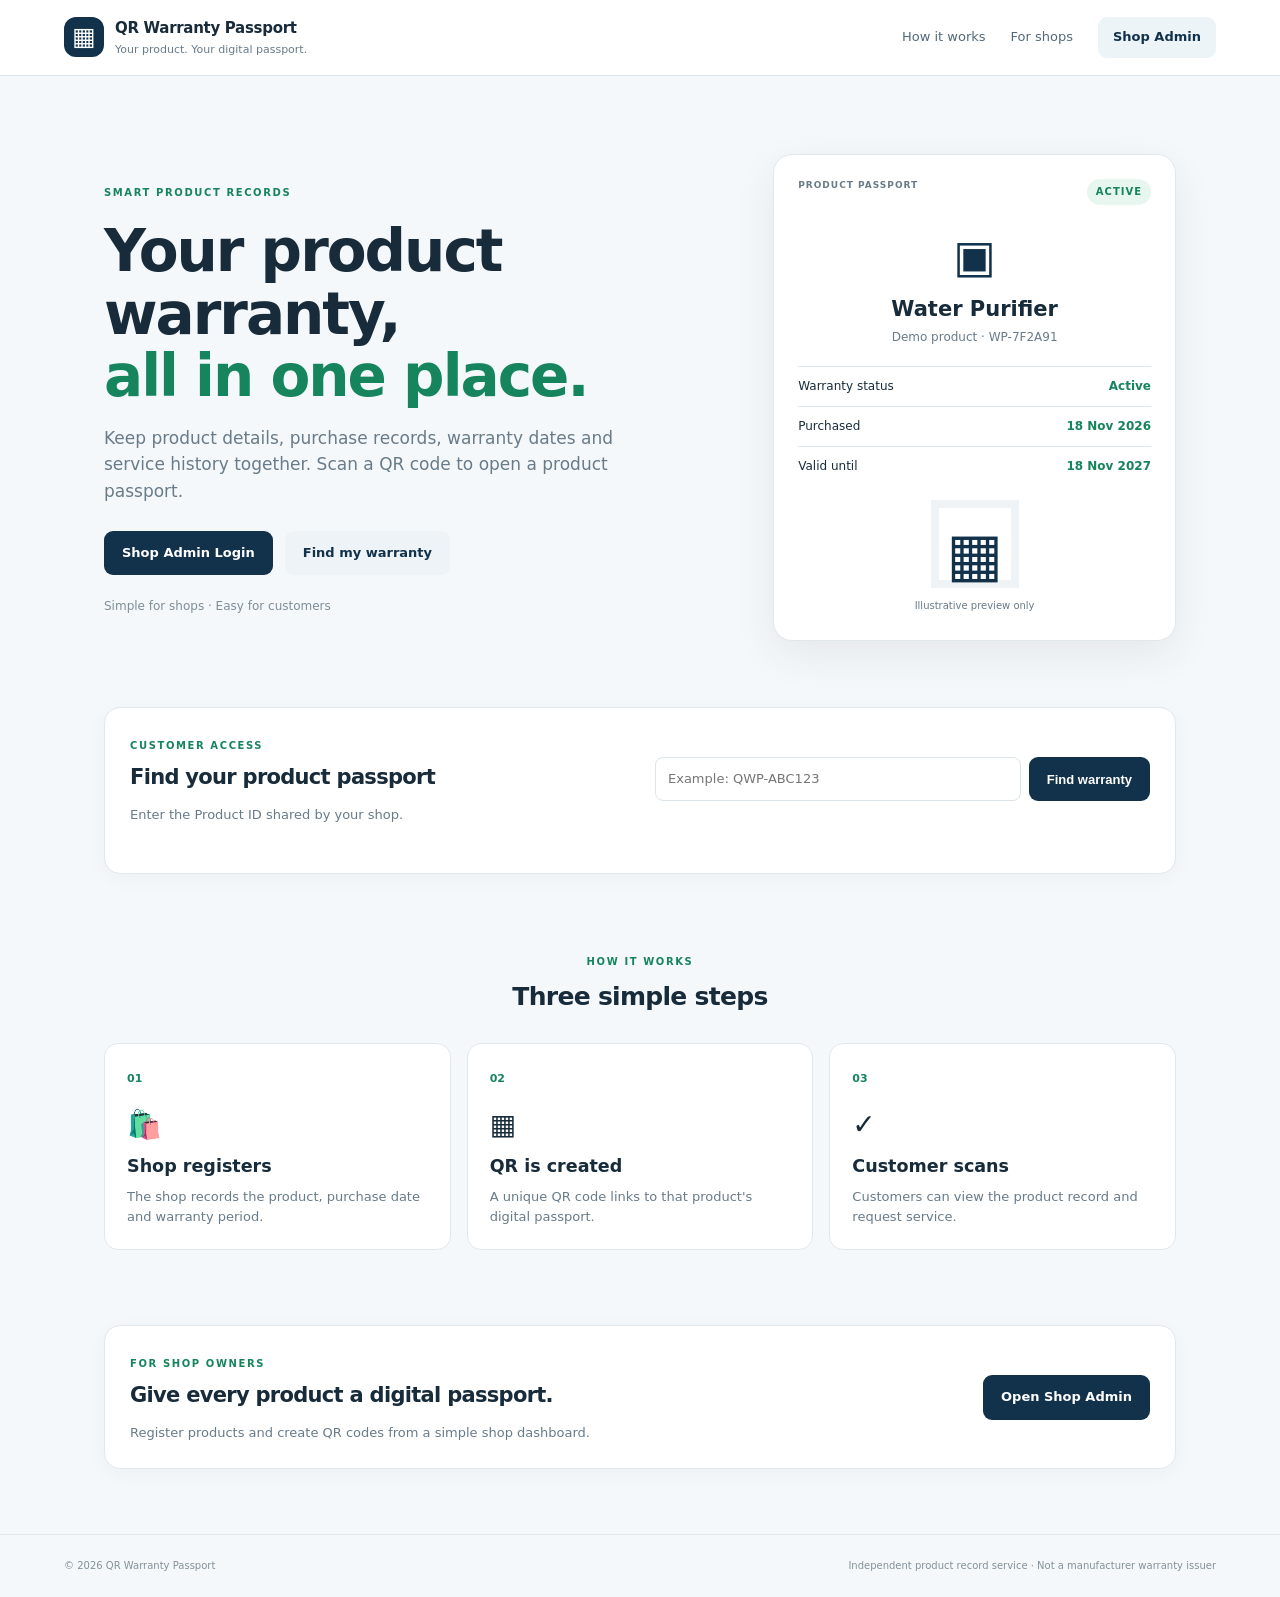
<file: index.html>
<!doctype html>
<html lang="en">
<head>
  <meta charset="utf-8"><meta name="viewport" content="width=device-width, initial-scale=1">
  <meta name="theme-color" content="#12314b">
  <title>QR Warranty Passport</title>
  <link rel="stylesheet" href="styles.css">
</head>
<body>
<header class="topbar">
  <a class="brand" href="index.html"><span class="brand-icon">▦</span><span>QR Warranty Passport<small>Your product. Your digital passport.</small></span></a>
  <nav><a href="#how">How it works</a><a href="#shops">For shops</a><a class="nav-cta" href="admin.html">Shop Admin</a></nav>
</header>
<main>
  <section class="hero">
    <div class="hero-copy">
      <span class="eyebrow">SMART PRODUCT RECORDS</span>
      <h1>Your product warranty,<br><em>all in one place.</em></h1>
      <p>Keep product details, purchase records, warranty dates and service history together. Scan a QR code to open a product passport.</p>
      <div class="hero-actions"><a class="button primary" href="admin.html">Shop Admin Login</a><a class="button secondary" href="#lookup">Find my warranty</a></div>
      <div class="trust-note">Simple for shops · Easy for customers</div>
    </div>
    <div class="hero-card">
      <div class="mock-head"><span>PRODUCT PASSPORT</span><span class="status">ACTIVE</span></div>
      <div class="product-symbol">▣</div><h3>Water Purifier</h3><p class="muted">Demo product · WP-7F2A91</p>
      <div class="warranty-line"><span>Warranty status</span><strong>Active</strong></div>
      <div class="warranty-line"><span>Purchased</span><strong>18 Nov 2026</strong></div>
      <div class="warranty-line"><span>Valid until</span><strong>18 Nov 2027</strong></div>
      <div class="fake-qr" aria-label="Decorative QR illustration"><span>▦</span></div>
      <small class="muted">Illustrative preview only</small>
    </div>
  </section>

  <section class="lookup panel" id="lookup">
    <div><span class="eyebrow">CUSTOMER ACCESS</span><h2>Find your product passport</h2><p class="muted">Enter the Product ID shared by your shop.</p></div>
    <form id="lookupForm" class="lookup-form"><input id="lookupId" placeholder="Example: QWP-ABC123" aria-label="Product ID" required><button class="button primary">Find warranty</button></form>
    <div id="lookupMessage" class="message" role="status"></div>
  </section>

  <section class="section" id="how"><div class="section-heading"><span class="eyebrow">HOW IT WORKS</span><h2>Three simple steps</h2></div>
    <div class="steps">
      <article class="step"><span class="step-no">01</span><div class="step-icon">🛍️</div><h3>Shop registers</h3><p>The shop records the product, purchase date and warranty period.</p></article>
      <article class="step"><span class="step-no">02</span><div class="step-icon">▦</div><h3>QR is created</h3><p>A unique QR code links to that product's digital passport.</p></article>
      <article class="step"><span class="step-no">03</span><div class="step-icon">✓</div><h3>Customer scans</h3><p>Customers can view the product record and request service.</p></article>
    </div>
  </section>

  <section class="shop-cta panel" id="shops"><div><span class="eyebrow">FOR SHOP OWNERS</span><h2>Give every product a digital passport.</h2><p class="muted">Register products and create QR codes from a simple shop dashboard.</p></div><a class="button primary" href="admin.html">Open Shop Admin</a></section>
</main>
<footer><span>© 2026 QR Warranty Passport</span><span>Independent product record service · Not a manufacturer warranty issuer</span></footer>
<script src="app.js"></script>
</body></html>
</file>
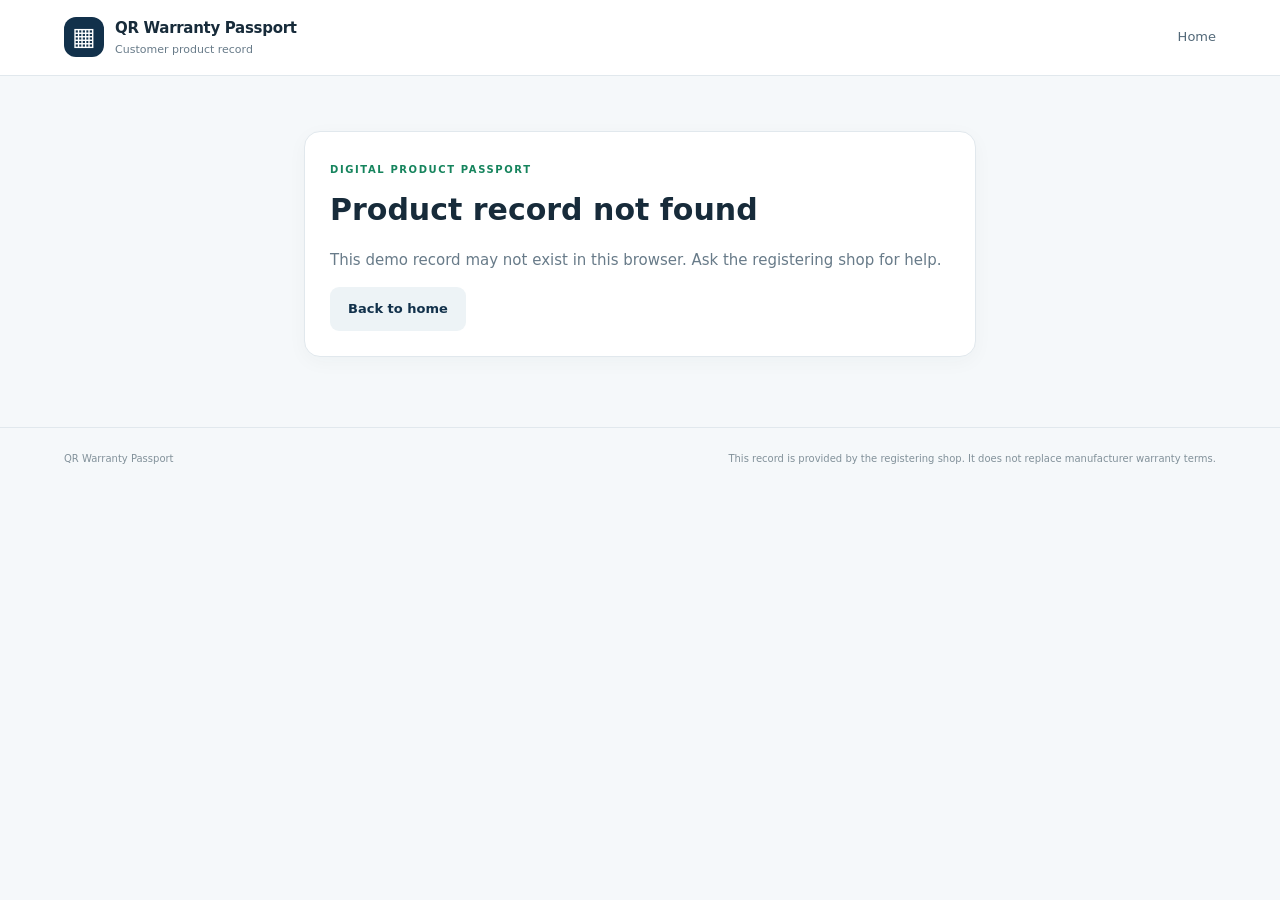
<file: product.html>
<!doctype html>
<html lang="en"><head><meta charset="utf-8"><meta name="viewport" content="width=device-width, initial-scale=1"><title>Product Passport | QR Warranty Passport</title><link rel="stylesheet" href="styles.css"></head>
<body><header class="topbar"><a class="brand" href="index.html"><span class="brand-icon">▦</span><span>QR Warranty Passport<small>Customer product record</small></span></a><nav><a href="index.html">Home</a></nav></header>
<main class="passport-wrap"><div id="passportContent" class="panel passport"><span class="eyebrow">DIGITAL PRODUCT PASSPORT</span><h1>Loading product record…</h1><p class="muted">Please wait.</p></div></main>
<footer><span>QR Warranty Passport</span><span>This record is provided by the registering shop. It does not replace manufacturer warranty terms.</span></footer><script src="app.js"></script><script src="product.js"></script></body></html>
</file>
<file: styles.css>
:root{--navy:#12314b;--navy2:#1d4969;--green:#16845d;--ink:#172b3a;--muted:#687b89;--line:#e1e8ed;--bg:#f5f8fa;--white:#fff;--shadow:0 14px 40px rgba(20,48,68,.08)}
*{box-sizing:border-box}body{margin:0;background:var(--bg);color:var(--ink);font:15px/1.55 Inter,system-ui,-apple-system,Segoe UI,sans-serif}a{color:inherit;text-decoration:none}.topbar{height:76px;padding:0 max(5vw,22px);display:flex;align-items:center;justify-content:space-between;background:#fff;border-bottom:1px solid var(--line)}.brand{display:flex;gap:11px;align-items:center;font-weight:750;letter-spacing:-.3px}.brand small{display:block;font-size:11px;font-weight:450;color:var(--muted);letter-spacing:0}.brand-icon{width:40px;height:40px;border-radius:12px;background:var(--navy);color:#fff;display:grid;place-items:center;font-size:25px}.topbar nav{display:flex;gap:25px;align-items:center;font-size:13px;color:#536979}.nav-cta{background:#edf4f7;padding:10px 15px;border-radius:9px;color:var(--navy);font-weight:700}
main{max-width:1120px;margin:auto;padding:0 24px}.hero{display:grid;grid-template-columns:1.2fr .8fr;gap:65px;align-items:center;padding:78px 0 66px}.eyebrow{font-size:10px;letter-spacing:1.6px;color:var(--green);font-weight:800}.hero h1{font-size:clamp(38px,5vw,58px);line-height:1.08;letter-spacing:-2px;margin:17px 0}.hero h1 em{color:var(--green);font-style:normal}.hero-copy>p{max-width:540px;color:var(--muted);font-size:17px}.hero-actions{display:flex;gap:12px;margin-top:27px;flex-wrap:wrap}.button{border:0;border-radius:9px;padding:12px 18px;font-weight:700;font-size:13px;cursor:pointer;display:inline-flex;justify-content:center;align-items:center}.primary{background:var(--navy);color:#fff}.primary:hover{background:var(--navy2)}.secondary{background:#edf3f6;color:var(--navy)}.trust-note{font-size:12px;color:#7c8e99;margin-top:22px}.hero-card{background:#fff;border:1px solid var(--line);border-radius:19px;padding:24px;box-shadow:var(--shadow);text-align:center}.mock-head{display:flex;justify-content:space-between;font-size:9px;letter-spacing:1px;font-weight:800;color:var(--muted)}.status,.demo-pill{background:#e7f6ef;color:#16845d;padding:5px 9px;border-radius:30px;font-size:10px;font-weight:800}.product-symbol{font-size:45px;color:var(--navy);margin:17px 0 0}.hero-card h3{margin:2px 0;font-size:21px}.muted{color:var(--muted)}.hero-card p{font-size:12px;margin:0 0 20px}.warranty-line{display:flex;justify-content:space-between;border-top:1px solid var(--line);padding:10px 0;font-size:12px}.warranty-line strong{color:var(--green)}.fake-qr{width:88px;height:88px;margin:15px auto 5px;border:8px solid #f0f3f5;display:grid;place-items:center;font-size:60px;color:var(--navy)}.hero-card>small{font-size:10px}.panel{background:#fff;border:1px solid var(--line);border-radius:16px;padding:25px;box-shadow:0 5px 20px rgba(20,48,68,.035)}.lookup{display:grid;grid-template-columns:1fr 1fr;gap:15px 30px;align-items:center}.lookup h2,.section h2,.shop-cta h2{margin:5px 0;font-size:25px;letter-spacing:-.7px}.lookup p{margin:0;font-size:13px}.lookup-form{display:flex;gap:8px}.lookup-form input{min-width:0;flex:1}.message{font-size:12px;color:var(--green);margin-top:8px}.section{padding:75px 0}.section-heading{text-align:center;margin-bottom:27px}.steps{display:grid;grid-template-columns:repeat(3,1fr);gap:16px}.step{background:#fff;border:1px solid var(--line);border-radius:14px;padding:22px;position:relative}.step-no{font-size:11px;color:var(--green);font-weight:800}.step-icon{font-size:28px;margin-top:13px}.step h3{margin:7px 0}.step p{font-size:13px;color:var(--muted);margin:0}.shop-cta{display:flex;align-items:center;justify-content:space-between;gap:20px;margin-bottom:65px}.shop-cta p{margin:0;font-size:13px}footer{padding:23px max(5vw,22px);border-top:1px solid var(--line);display:flex;justify-content:space-between;gap:20px;color:#82919a;font-size:10px}
input,textarea{width:100%;padding:11px 12px;border:1px solid #dce5ea;border-radius:8px;font:inherit;font-size:13px;background:#fff;color:var(--ink);outline:none}input:focus,textarea:focus{border-color:#6c9ab3;box-shadow:0 0 0 3px #eaf2f6}label{display:block;font-size:12px;font-weight:650;color:#405666}label input,label textarea{display:block;margin-top:6px}.admin-wrap{padding-top:40px;padding-bottom:55px}.admin-title{display:flex;justify-content:space-between;align-items:center;margin-bottom:24px}.admin-title h1{font-size:34px;margin:4px 0;letter-spacing:-1px}.admin-title p{margin:0}.login-panel{max-width:430px}.login-panel form{display:grid;gap:14px}.login-panel h2,.panel h2{margin:4px 0 12px;font-size:21px}.login-panel p{font-size:12px}.stats{display:grid;grid-template-columns:1fr 1fr;gap:15px;margin-bottom:17px}.stat span{font-size:12px;color:var(--muted)}.stat strong{display:block;font-size:30px;color:var(--navy)}.admin-grid{display:grid;grid-template-columns:1.5fr .8fr;gap:17px}.form-grid{display:grid;grid-template-columns:1fr 1fr;gap:14px}.full{grid-column:1/-1}.qr-panel{text-align:center}.qr-box{min-height:210px;border:1px dashed #d4e0e6;border-radius:12px;display:grid;place-items:center;padding:15px;margin:15px 0}.qr-box img{max-width:100%;height:auto}.small{font-size:11px}.qr-panel .button{margin-top:12px;width:100%}.records{margin-top:17px}.panel-heading{display:flex;align-items:center;justify-content:space-between;gap:10px}.table-wrap{overflow-x:auto}table{border-collapse:collapse;width:100%;font-size:12px;text-align:left}th,td{padding:12px 10px;border-bottom:1px solid var(--line);white-space:nowrap}th{color:var(--muted);font-size:10px;text-transform:uppercase;letter-spacing:.7px}.small-button{padding:8px 12px}.text-button{border:0;background:none;color:var(--navy);font-weight:700;cursor:pointer;font-size:12px}.danger{color:#b43c3c}.admin-foot{display:flex;justify-content:space-between;padding:17px 3px}.passport-wrap{max-width:720px;padding-top:55px;padding-bottom:70px}.passport h1{font-size:30px;margin:7px 0}.passport-grid{display:grid;grid-template-columns:1fr 1fr;gap:14px;margin:20px 0}.detail{background:#f6f9fa;border-radius:10px;padding:13px}.detail span{display:block;font-size:10px;color:var(--muted);text-transform:uppercase}.detail strong{font-size:14px}.service-form{border-top:1px solid var(--line);padding-top:20px;margin-top:20px;display:grid;gap:12px}.service-form button{justify-self:start}.notice{background:#fff7e8;border:1px solid #f1dfb8;border-radius:9px;padding:12px;color:#75531a;font-size:12px}
[hidden]{display:none!important}
@media(max-width:760px){.topbar{height:auto;min-height:68px;padding:12px 18px}.topbar nav{gap:12px}.topbar nav>a:not(.nav-cta){display:none}.hero{grid-template-columns:1fr;gap:30px;padding:48px 0}.hero h1{font-size:43px}.lookup{grid-template-columns:1fr}.lookup-form{flex-direction:column}.steps{grid-template-columns:1fr}.shop-cta{align-items:flex-start;flex-direction:column}.admin-grid{grid-template-columns:1fr}.admin-title{align-items:flex-start}.form-grid{grid-template-columns:1fr}.full{grid-column:auto}footer{flex-direction:column;gap:5px}.passport-grid{grid-template-columns:1fr 1fr}}
</file>
